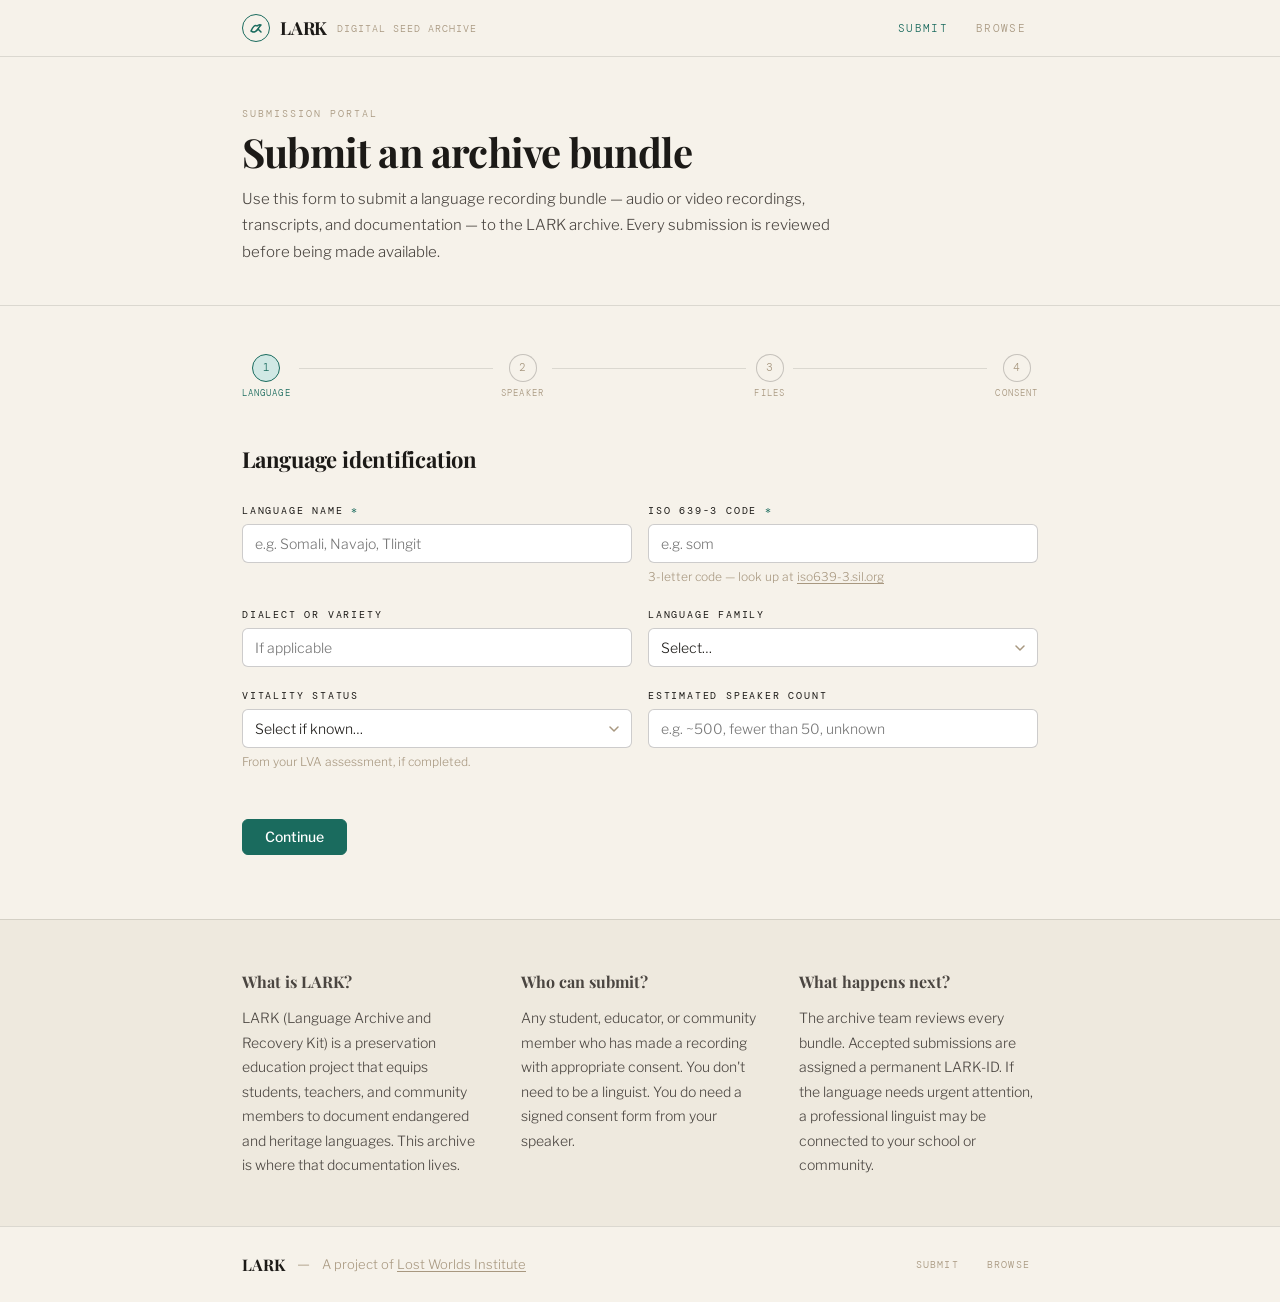
<file: index.html>
<!DOCTYPE html>
<html lang="en">
<head>
<meta charset="UTF-8">
<meta name="viewport" content="width=device-width, initial-scale=1.0">
<title>LARK · Digital Seed Archive</title>
<meta name="description" content="Submit a language archive bundle to the LARK Digital Seed Archive — a preservation project for endangered and heritage languages.">
<link rel="preconnect" href="https://fonts.googleapis.com">
<link href="https://fonts.googleapis.com/css2?family=Playfair+Display:ital,wght@0,400;0,700;1,400&family=DM+Mono:wght@300;400&family=Libre+Franklin:wght@300;400;500&display=swap" rel="stylesheet">
<style>
*,*::before,*::after{box-sizing:border-box;margin:0;padding:0}
html{scroll-behavior:smooth;-webkit-text-size-adjust:100%}
:root{
  --ink:#1c1a17;--paper:#f6f2ea;--surface:#eee9de;--surface2:#e6e0d3;
  --warm-mid:#a89880;--border:rgba(28,26,23,0.12);--border2:rgba(28,26,23,0.22);
  --teal:#1a6b5e;--teal-light:#d0e8e4;--amber:#8a5e0a;--amber-light:#f0e4c8;
  --red:#a02a20;--red-light:#f5dcd9;
  --serif:'Playfair Display',Georgia,serif;
  --sans:'Libre Franklin',system-ui,sans-serif;
  --mono:'DM Mono','Courier New',monospace;
  --radius:6px;--radius-lg:10px;--max-w:860px;--t:0.18s ease
}
body{background:var(--paper);color:var(--ink);font-family:var(--sans);font-weight:300;font-size:15px;line-height:1.7;min-height:100vh;display:flex;flex-direction:column}
a{color:var(--teal);text-decoration:underline;text-underline-offset:2px}
a:hover{text-decoration:none}

/* HEADER */
.site-header{border-bottom:1px solid var(--border);background:var(--paper);position:sticky;top:0;z-index:100}
.header-inner{max-width:var(--max-w);margin:0 auto;padding:0 32px;height:56px;display:flex;align-items:center;gap:24px}
.logo{display:flex;align-items:center;gap:10px;text-decoration:none;flex-shrink:0}
.logo-mark{width:28px;height:28px;border:1.5px solid var(--teal);border-radius:50%;display:flex;align-items:center;justify-content:center;color:var(--teal);flex-shrink:0}
.logo-text{font-family:var(--serif);font-size:18px;font-weight:700;color:var(--ink);letter-spacing:-0.01em}
.logo-sub{font-family:var(--mono);font-size:10px;letter-spacing:0.1em;color:var(--warm-mid);text-transform:uppercase}
.site-nav{margin-left:auto;display:flex;gap:4px}
.nav-link{font-family:var(--mono);font-size:11px;letter-spacing:0.12em;text-transform:uppercase;color:var(--warm-mid);text-decoration:none;padding:6px 12px;border-radius:var(--radius);transition:color var(--t),background var(--t)}
.nav-link:hover{color:var(--ink);background:var(--surface)}
.nav-link.active{color:var(--teal)}

/* PAGE INTRO */
.page-intro{border-bottom:1px solid var(--border);padding:48px 0 40px}
.page-intro-inner{max-width:var(--max-w);margin:0 auto;padding:0 32px}
.page-label{font-family:var(--mono);font-size:10px;letter-spacing:0.2em;text-transform:uppercase;color:var(--warm-mid);margin-bottom:8px}
.page-title{font-family:var(--serif);font-size:clamp(28px,4vw,40px);font-weight:700;line-height:1.1;letter-spacing:-0.02em;margin-bottom:12px}
.page-desc{font-size:15px;color:#4a4540;max-width:600px;line-height:1.75}

/* FORM SHELL */
.form-shell{max-width:var(--max-w);margin:0 auto;padding:48px 32px 64px;flex:1}

/* STEP INDICATOR */
.step-indicator{display:flex;align-items:center;margin-bottom:40px}
.step-dot{display:flex;flex-direction:column;align-items:center;gap:4px;flex-shrink:0}
.step-dot-num{width:28px;height:28px;border-radius:50%;border:1.5px solid var(--border2);display:flex;align-items:center;justify-content:center;font-family:var(--mono);font-size:11px;color:var(--warm-mid);background:var(--paper);transition:all var(--t)}
.step-dot-label{font-family:var(--mono);font-size:9px;letter-spacing:0.12em;text-transform:uppercase;color:var(--warm-mid);transition:color var(--t)}
.step-dot.active .step-dot-num{border-color:var(--teal);color:var(--teal);background:var(--teal-light)}
.step-dot.active .step-dot-label{color:var(--teal)}
.step-dot.done .step-dot-num{border-color:var(--teal);background:var(--teal);color:white;font-size:13px}
.step-connector{flex:1;height:1px;background:var(--border);margin:0 8px 18px;transition:background var(--t)}
.step-connector.done{background:var(--teal)}

/* FORM STEPS */
.form-step{display:none}
.form-step.active{display:block}
.step-title{font-family:var(--serif);font-size:22px;font-weight:700;margin-bottom:24px;letter-spacing:-0.01em}
.step-desc{font-size:14px;color:#4a4540;line-height:1.7;margin-bottom:20px}

/* FIELDS */
.field{display:flex;flex-direction:column;gap:5px;margin-bottom:20px}
.field-row{display:grid;grid-template-columns:1fr 1fr;gap:16px}
.field-label{font-family:var(--mono);font-size:10px;letter-spacing:0.18em;text-transform:uppercase;color:var(--ink);font-weight:400}
.req{color:var(--teal)}
.field-hint{font-size:12px;color:var(--warm-mid);line-height:1.5}
.field-hint a{color:var(--warm-mid)}

input[type=text],input[type=email],input[type=date],select,textarea{
  font-family:var(--sans);font-size:14px;font-weight:300;color:var(--ink);
  background:white;border:1px solid var(--border2);border-radius:var(--radius);
  padding:10px 12px;outline:none;transition:border-color var(--t),box-shadow var(--t);
  width:100%;-webkit-appearance:none;appearance:none
}
input[type=date]{color-scheme:light}
select{background-image:url("data:image/svg+xml,%3Csvg width='10' height='6' viewBox='0 0 10 6' fill='none' xmlns='http://www.w3.org/2000/svg'%3E%3Cpath d='M1 1l4 4 4-4' stroke='%23a89880' stroke-width='1.5' stroke-linecap='round' stroke-linejoin='round'/%3E%3C/svg%3E");background-repeat:no-repeat;background-position:right 12px center;padding-right:32px;cursor:pointer}
textarea{resize:vertical;min-height:80px;line-height:1.6}
input:focus,select:focus,textarea:focus{border-color:var(--teal);box-shadow:0 0 0 3px rgba(26,107,94,0.1)}
input.error,select.error,textarea.error{border-color:var(--red);box-shadow:0 0 0 3px rgba(160,42,32,0.1)}

/* NOTICE */
.notice{padding:12px 16px;border-radius:var(--radius);font-size:13px;line-height:1.6;margin-bottom:20px}
.notice-amber{background:var(--amber-light);color:var(--amber);border:1px solid rgba(138,94,10,0.2)}

/* DROP ZONE */
.drop-zone{border:1.5px dashed var(--border2);border-radius:var(--radius-lg);padding:40px 24px;text-align:center;cursor:pointer;transition:border-color var(--t),background var(--t);background:white;position:relative;margin-bottom:12px}
.drop-zone:hover,.drop-zone.drag-over{border-color:var(--teal);background:var(--teal-light)}
.drop-zone input[type=file]{position:absolute;inset:0;opacity:0;cursor:pointer;width:100%;height:100%;padding:0;border:none;border-radius:0;box-shadow:none}
.drop-zone svg{display:block;margin:0 auto 12px;color:var(--warm-mid)}
.drop-main{font-size:14px;margin-bottom:4px}
.drop-link{color:var(--teal);text-decoration:underline;text-underline-offset:2px;cursor:pointer}
.drop-sub{font-family:var(--mono);font-size:10px;letter-spacing:0.1em;color:var(--warm-mid);text-transform:uppercase}

/* FILE LIST */
.file-list{list-style:none;display:flex;flex-direction:column;gap:6px;margin-bottom:20px}
.file-item{display:flex;align-items:center;gap:12px;padding:10px 14px;background:white;border:1px solid var(--border);border-radius:var(--radius)}
.file-badge{font-family:var(--mono);font-size:8px;letter-spacing:0.08em;text-transform:uppercase;padding:2px 7px;border-radius:3px;background:var(--surface);color:var(--warm-mid);flex-shrink:0}
.file-badge.audio{background:var(--teal-light);color:var(--teal)}
.file-badge.video{background:var(--amber-light);color:var(--amber)}
.file-info{flex:1;min-width:0}
.file-name{font-size:13px;white-space:nowrap;overflow:hidden;text-overflow:ellipsis}
.file-size{font-family:var(--mono);font-size:10px;color:var(--warm-mid)}
.file-remove{background:none;border:none;color:var(--warm-mid);cursor:pointer;font-size:18px;line-height:1;padding:2px;transition:color var(--t);flex-shrink:0}
.file-remove:hover{color:var(--red)}

/* RADIO GROUP */
.radio-group{display:flex;flex-direction:column;gap:6px}
.radio-option{display:flex;align-items:flex-start;gap:10px;padding:12px 14px;background:white;border:1px solid var(--border);border-radius:var(--radius);cursor:pointer;transition:border-color var(--t),background var(--t)}
.radio-option:hover{border-color:var(--border2)}
.radio-option input[type=radio]{display:none}
.radio-custom{width:16px;height:16px;border-radius:50%;border:1.5px solid var(--border2);flex-shrink:0;margin-top:2px;transition:all var(--t)}
.radio-option:has(input:checked){border-color:var(--teal);background:var(--teal-light)}
.radio-option:has(input:checked) .radio-custom{border-color:var(--teal);background:var(--teal);box-shadow:inset 0 0 0 3px var(--teal-light)}
.radio-text{font-size:13px;line-height:1.55}
.radio-text strong{font-weight:500}

/* CHECKBOXES */
.checkbox-option{display:flex;align-items:flex-start;gap:10px;margin-bottom:10px}
.checkbox-option input[type=checkbox]{width:16px;height:16px;min-width:16px;border:1.5px solid var(--border2);border-radius:3px;background:white;cursor:pointer;-webkit-appearance:none;appearance:none;margin-top:2px;transition:all var(--t);position:relative}
.checkbox-option input[type=checkbox]:checked{background:var(--teal);border-color:var(--teal)}
.checkbox-option input[type=checkbox]:checked::after{content:'';position:absolute;left:3px;top:1px;width:8px;height:5px;border-left:1.5px solid white;border-bottom:1.5px solid white;transform:rotate(-45deg)}
.checkbox-option label{font-size:13px;line-height:1.6;cursor:pointer}
.consent-checks{background:var(--surface);border-radius:var(--radius-lg);padding:20px;margin-top:8px;margin-bottom:20px}
.consent-checks-label{font-family:var(--mono);font-size:10px;letter-spacing:0.15em;text-transform:uppercase;color:var(--warm-mid);margin-bottom:14px}

/* BUTTONS */
.step-nav{display:flex;gap:10px;margin-top:28px}
.btn{display:inline-flex;align-items:center;gap:6px;padding:10px 22px;border-radius:var(--radius);font-family:var(--sans);font-size:14px;font-weight:500;border:1.5px solid transparent;cursor:pointer;transition:all var(--t);text-decoration:none;line-height:1}
.btn:disabled{opacity:0.5;cursor:not-allowed;pointer-events:none}
.btn-primary{background:var(--teal);color:white;border-color:var(--teal)}
.btn-primary:hover{background:#155a4e;border-color:#155a4e;color:white;text-decoration:none}
.btn-ghost{background:transparent;color:var(--ink);border-color:var(--border2)}
.btn-ghost:hover{background:var(--surface);color:var(--ink);text-decoration:none}
.btn-loading{position:relative;color:transparent!important;pointer-events:none}
.btn-loading::after{content:'';position:absolute;width:14px;height:14px;border:2px solid rgba(255,255,255,0.4);border-top-color:white;border-radius:50%;animation:spin .6s linear infinite}
@keyframes spin{to{transform:rotate(360deg)}}

/* SUCCESS */
.success-state{text-align:center;padding:48px 0}
.success-icon{width:64px;height:64px;border-radius:50%;background:var(--teal-light);color:var(--teal);display:flex;align-items:center;justify-content:center;margin:0 auto 24px}
.success-id{font-family:var(--mono);font-size:13px;letter-spacing:0.05em;color:var(--teal);background:var(--teal-light);display:inline-block;padding:8px 18px;border-radius:4px;margin-top:16px}

/* ABOUT STRIP */
.about-strip{background:var(--surface);border-top:1px solid var(--border)}
.about-strip-inner{max-width:var(--max-w);margin:0 auto;padding:48px 32px;display:grid;grid-template-columns:repeat(3,1fr);gap:40px}
.about-title{font-family:var(--serif);font-size:16px;font-weight:700;margin-bottom:10px}
.about-block{font-size:14px;color:#4a4540;line-height:1.75}

/* FOOTER */
.site-footer{border-top:1px solid var(--border);background:var(--paper);margin-top:auto}
.footer-inner{max-width:var(--max-w);margin:0 auto;padding:24px 32px;display:flex;align-items:center;gap:12px;flex-wrap:wrap}
.footer-logo{font-family:var(--serif);font-size:16px;font-weight:700}
.footer-sep{color:var(--warm-mid)}
.footer-org{font-size:13px;color:var(--warm-mid)}
.footer-org a{color:var(--warm-mid)}
.footer-spacer{flex:1}
.footer-link{font-family:var(--mono);font-size:10px;letter-spacing:0.12em;text-transform:uppercase;color:var(--warm-mid);text-decoration:none;padding:4px 8px}
.footer-link:hover{color:var(--ink)}

/* RESPONSIVE */
@media(max-width:640px){
  .header-inner{padding:0 16px}
  .logo-sub{display:none}
  .page-intro-inner{padding:0 16px}
  .page-intro{padding:32px 0 28px}
  .form-shell{padding:32px 16px 48px}
  .field-row{grid-template-columns:1fr}
  .about-strip-inner{grid-template-columns:1fr;gap:24px;padding:32px 16px}
  .footer-inner{padding:20px 16px}
  .step-dot-label{display:none}
}
</style>
</head>
<body>

<header class="site-header">
  <div class="header-inner">
    <a href="index.html" class="logo">
      <span class="logo-mark">
        <svg width="16" height="16" viewBox="0 0 16 16" fill="none" stroke="currentColor" stroke-width="1.5" stroke-linecap="round" stroke-linejoin="round">
          <path d="M3 11 Q6 4 9 6 Q11 4 13 5 Q11 7 10 9 Q8 12 5 12 Z"/>
          <path d="M10 9 L13 12"/>
        </svg>
      </span>
      <span class="logo-text">LARK</span>
      <span class="logo-sub">Digital Seed Archive</span>
    </a>
    <nav class="site-nav">
      <a href="index.html" class="nav-link active">Submit</a>
      <a href="archive.html" class="nav-link">Browse</a>
    </nav>
  </div>
</header>

<main>
  <div class="page-intro">
    <div class="page-intro-inner">
      <p class="page-label">Submission portal</p>
      <h1 class="page-title">Submit an archive bundle</h1>
      <p class="page-desc">Use this form to submit a language recording bundle — audio or video recordings, transcripts, and documentation — to the LARK archive. Every submission is reviewed before being made available.</p>
    </div>
  </div>

  <div class="form-shell">

    <div class="step-indicator">
      <div class="step-dot active" id="dot-1"><span class="step-dot-num">1</span><span class="step-dot-label">Language</span></div>
      <div class="step-connector" id="con-1"></div>
      <div class="step-dot" id="dot-2"><span class="step-dot-num">2</span><span class="step-dot-label">Speaker</span></div>
      <div class="step-connector" id="con-2"></div>
      <div class="step-dot" id="dot-3"><span class="step-dot-num">3</span><span class="step-dot-label">Files</span></div>
      <div class="step-connector" id="con-3"></div>
      <div class="step-dot" id="dot-4"><span class="step-dot-num">4</span><span class="step-dot-label">Consent</span></div>
    </div>

    <form id="lark-form" novalidate>

      <!-- STEP 1 -->
      <div class="form-step active" id="step-1">
        <h2 class="step-title">Language identification</h2>
        <div class="field-row">
          <div class="field">
            <label class="field-label" for="lang-name">Language name <span class="req">*</span></label>
            <input type="text" id="lang-name" name="lang_name" placeholder="e.g. Somali, Navajo, Tlingit" autocomplete="off" required>
          </div>
          <div class="field">
            <label class="field-label" for="lang-iso">ISO 639-3 code <span class="req">*</span></label>
            <input type="text" id="lang-iso" name="lang_iso" placeholder="e.g. som" maxlength="3" autocomplete="off" required>
            <span class="field-hint">3-letter code — look up at <a href="https://iso639-3.sil.org" target="_blank" rel="noopener">iso639-3.sil.org</a></span>
          </div>
        </div>
        <div class="field-row">
          <div class="field">
            <label class="field-label" for="lang-dialect">Dialect or variety</label>
            <input type="text" id="lang-dialect" name="lang_dialect" placeholder="If applicable">
          </div>
          <div class="field">
            <label class="field-label" for="lang-family">Language family</label>
            <select id="lang-family" name="lang_family">
              <option value="">Select…</option>
              <option>Afro-Asiatic</option><option>Algonquian</option>
              <option>Athabascan-Eyak-Tlingit</option><option>Austronesian</option>
              <option>Hmong-Mien</option><option>Indo-European</option>
              <option>Iroquoian</option><option>Muskogean</option>
              <option>Na-Dene</option><option>Niger-Congo</option>
              <option>Nilo-Saharan</option><option>Salishan</option>
              <option>Siouan</option><option>Sino-Tibetan</option>
              <option>Tai-Kadai</option><option>Uto-Aztecan</option>
              <option>Yupik-Inuit</option><option>Other / Unknown</option>
            </select>
          </div>
        </div>
        <div class="field-row">
          <div class="field">
            <label class="field-label" for="vitality">Vitality status</label>
            <select id="vitality" name="vitality">
              <option value="">Select if known…</option>
              <option>Safe</option><option>Vulnerable</option>
              <option>Definitely Endangered</option><option>Severely Endangered</option>
              <option>Critically Endangered</option><option>Dormant / No L1 speakers</option>
              <option>Unknown</option>
            </select>
            <span class="field-hint">From your LVA assessment, if completed.</span>
          </div>
          <div class="field">
            <label class="field-label" for="speaker-count">Estimated speaker count</label>
            <input type="text" id="speaker-count" name="speaker_count" placeholder="e.g. ~500, fewer than 50, unknown">
          </div>
        </div>
        <div class="step-nav">
          <button type="button" class="btn btn-primary" onclick="goStep(2)">Continue</button>
        </div>
      </div>

      <!-- STEP 2 -->
      <div class="form-step" id="step-2">
        <h2 class="step-title">Speaker &amp; session</h2>
        <div class="notice notice-amber">Speaker real names are never stored publicly. Use a speaker code (SP-01, SP-02, etc.) from your consent forms.</div>
        <div class="field-row">
          <div class="field">
            <label class="field-label" for="speaker-code">Speaker code <span class="req">*</span></label>
            <input type="text" id="speaker-code" name="speaker_code" placeholder="e.g. SP-01" required>
          </div>
          <div class="field">
            <label class="field-label" for="session-date">Recording date <span class="req">*</span></label>
            <input type="date" id="session-date" name="session_date" required>
          </div>
        </div>
        <div class="field-row">
          <div class="field">
            <label class="field-label" for="age-range">Speaker age range</label>
            <select id="age-range" name="age_range">
              <option value="">Unknown</option>
              <option>Under 30</option><option>30–50</option>
              <option>50–65</option><option>65–80</option><option>Over 80</option>
            </select>
          </div>
          <div class="field">
            <label class="field-label" for="session-type">Session type <span class="req">*</span></label>
            <select id="session-type" name="session_type" required>
              <option value="">Select…</option>
              <option value="SEP">SEP — Story Elicitation</option>
              <option value="APM">APM — Apprentice Session</option>
              <option value="INT">INT — Interview</option>
              <option value="EVT">EVT — Community Event</option>
              <option value="Other">Other</option>
            </select>
          </div>
        </div>
        <div class="field">
          <label class="field-label" for="topics">Topics or themes covered</label>
          <textarea id="topics" name="topics" rows="3" placeholder="Brief description of what was discussed or narrated…"></textarea>
        </div>
        <div class="field">
          <label class="field-label" for="submitter-name">Your name <span class="req">*</span></label>
          <input type="text" id="submitter-name" name="submitter_name" placeholder="Student, teacher, or community member" required>
        </div>
        <div class="field">
          <label class="field-label" for="submitter-email">Your email <span class="req">*</span></label>
          <input type="email" id="submitter-email" name="submitter_email" placeholder="For confirmation and follow-up" required>
        </div>
        <div class="step-nav">
          <button type="button" class="btn btn-ghost" onclick="goStep(1)">Back</button>
          <button type="button" class="btn btn-primary" onclick="goStep(3)">Continue</button>
        </div>
      </div>

      <!-- STEP 3 -->
      <div class="form-step" id="step-3">
        <h2 class="step-title">Upload files</h2>
        <p class="step-desc">Upload your recording and any supporting documents. WAV or MP4 preferred for recordings.</p>
        <div class="drop-zone" id="drop-zone">
          <input type="file" id="file-input" name="files" multiple accept=".wav,.mp4,.mp3,.m4a,.pdf,.docx,.txt,.doc">
          <svg width="28" height="28" viewBox="0 0 28 28" fill="none" stroke="currentColor" stroke-width="1.5" stroke-linecap="round" stroke-linejoin="round">
            <path d="M14 20V8M9 13l5-5 5 5"/><path d="M5 22v1a2 2 0 002 2h14a2 2 0 002-2v-1"/>
          </svg>
          <p class="drop-main">Drop files here or <span class="drop-link">browse</span></p>
          <p class="drop-sub">WAV · MP4 · MP3 · PDF · DOCX · TXT</p>
        </div>
        <ul class="file-list" id="file-list"></ul>
        <div class="step-nav">
          <button type="button" class="btn btn-ghost" onclick="goStep(2)">Back</button>
          <button type="button" class="btn btn-primary" onclick="goStep(4)">Continue</button>
        </div>
      </div>

      <!-- STEP 4 -->
      <div class="form-step" id="step-4">
        <h2 class="step-title">Consent &amp; access</h2>
        <div class="field">
          <label class="field-label" for="consent-ref">Consent form reference <span class="req">*</span></label>
          <input type="text" id="consent-ref" name="consent_ref" placeholder="e.g. CONSENT-2025-003" required>
          <span class="field-hint">The reference number from your signed consent form.</span>
        </div>
        <div class="field">
          <label class="field-label">Access level <span class="req">*</span></label>
          <div class="radio-group">
            <label class="radio-option"><input type="radio" name="access_level" value="archive-only" checked><span class="radio-custom"></span><span class="radio-text"><strong>Archive only</strong> — stored securely, accessible to archivists only</span></label>
            <label class="radio-option"><input type="radio" name="access_level" value="research"><span class="radio-custom"></span><span class="radio-text"><strong>Archive + research</strong> — researchers may request access with speaker approval</span></label>
            <label class="radio-option"><input type="radio" name="access_level" value="public"><span class="radio-custom"></span><span class="radio-text"><strong>Community public</strong> — visible in the LARK browse archive</span></label>
            <label class="radio-option"><input type="radio" name="access_level" value="restricted"><span class="radio-custom"></span><span class="radio-text"><strong>Restricted</strong> — sacred or culturally sensitive; community authorization required</span></label>
          </div>
        </div>
        <div class="field">
          <label class="field-label" for="restrictions">Speaker restrictions or requests</label>
          <textarea id="restrictions" name="restrictions" rows="2" placeholder="Any specific instructions from the speaker…"></textarea>
        </div>
        <div class="field">
          <label class="field-label">Language triage flag</label>
          <div class="checkbox-option">
            <input type="checkbox" id="triage" name="triage">
            <label for="triage">Flag this bundle — speaker may be one of fewer than 50 remaining speakers, or recording may contain previously undocumented material.</label>
          </div>
        </div>
        <div class="consent-checks">
          <p class="consent-checks-label">Before submitting, confirm:</p>
          <div class="checkbox-option"><input type="checkbox" id="check-1" name="check_1" required><label for="check-1">The speaker was informed and gave explicit consent for this submission.</label></div>
          <div class="checkbox-option"><input type="checkbox" id="check-2" name="check_2" required><label for="check-2">No sacred or restricted material is included without community authorization.</label></div>
          <div class="checkbox-option"><input type="checkbox" id="check-3" name="check_3" required><label for="check-3">I understand the speaker retains the right to withdraw consent at any time.</label></div>
        </div>
        <div class="step-nav">
          <button type="button" class="btn btn-ghost" onclick="goStep(3)">Back</button>
          <button type="submit" class="btn btn-primary" id="submit-btn">Submit bundle</button>
        </div>
      </div>

      <!-- SUCCESS -->
      <div class="form-step success-state" id="step-success">
        <div class="success-icon">
          <svg width="32" height="32" viewBox="0 0 32 32" fill="none" stroke="currentColor" stroke-width="1.5" stroke-linecap="round" stroke-linejoin="round">
            <circle cx="16" cy="16" r="13"/><path d="M10 16l4 4 8-8"/>
          </svg>
        </div>
        <h2 class="step-title">Bundle received</h2>
        <p class="step-desc">Your submission has been sent to the LARK archive. A confirmation has been sent to your email, and the archive team at <a href="mailto:contact@lostworldsinstitute.org">contact@lostworldsinstitute.org</a> has been notified.</p>
        <p class="step-desc" style="margin-top:8px">If your bundle was flagged for triage, a coordinator will be in touch within 48 hours.</p>
        <div class="success-id" id="success-bundle-id"></div>
        <div class="step-nav" style="margin-top:2rem;justify-content:center">
          <a href="archive.html" class="btn btn-ghost">Browse the archive</a>
          <button type="button" class="btn btn-primary" onclick="resetForm()">Submit another</button>
        </div>
      </div>

    </form>
  </div>

  <div class="about-strip">
    <div class="about-strip-inner">
      <div class="about-block">
        <p class="about-title">What is LARK?</p>
        <p>LARK (Language Archive and Recovery Kit) is a preservation education project that equips students, teachers, and community members to document endangered and heritage languages. This archive is where that documentation lives.</p>
      </div>
      <div class="about-block">
        <p class="about-title">Who can submit?</p>
        <p>Any student, educator, or community member who has made a recording with appropriate consent. You don't need to be a linguist. You do need a signed consent form from your speaker.</p>
      </div>
      <div class="about-block">
        <p class="about-title">What happens next?</p>
        <p>The archive team reviews every bundle. Accepted submissions are assigned a permanent LARK-ID. If the language needs urgent attention, a professional linguist may be connected to your school or community.</p>
      </div>
    </div>
  </div>
</main>

<footer class="site-footer">
  <div class="footer-inner">
    <span class="footer-logo">LARK</span>
    <span class="footer-sep">—</span>
    <span class="footer-org">A project of <a href="mailto:contact@lostworldsinstitute.org">Lost Worlds Institute</a></span>
    <span class="footer-spacer"></span>
    <a href="index.html" class="footer-link">Submit</a>
    <a href="archive.html" class="footer-link">Browse</a>
  </div>
</footer>

<script>
var FORMSPREE = 'https://formspree.io/f/mzdjlebp';
var currentStep = 1;
var attachedFiles = [];

function goStep(target) {
  if (target > currentStep && !validateStep(currentStep)) return;
  document.getElementById('step-' + currentStep).classList.remove('active');
  document.getElementById('step-' + target).classList.add('active');
  var prev = currentStep;
  currentStep = target;
  updateDots(prev);
  window.scrollTo({top: 0, behavior: 'smooth'});
}

function updateDots(prev) {
  for (var i = 1; i <= 4; i++) {
    var dot = document.getElementById('dot-' + i);
    var num = dot.querySelector('.step-dot-num');
    dot.classList.remove('active', 'done');
    if (i === currentStep) { dot.classList.add('active'); num.textContent = i; }
    else if (i < currentStep) { dot.classList.add('done'); num.textContent = '✓'; }
    else { num.textContent = i; }
    if (i < 4) {
      var con = document.getElementById('con-' + i);
      con.classList.toggle('done', i < currentStep);
    }
  }
}

function validateStep(step) {
  var el = document.getElementById('step-' + step);
  var required = el.querySelectorAll('[required]');
  var ok = true;
  required.forEach(function(f) {
    f.classList.remove('error');
    var empty = f.type === 'checkbox' ? !f.checked : !f.value.trim();
    if (empty) { f.classList.add('error'); ok = false; }
  });
  if (!ok) {
    var first = el.querySelector('.error');
    if (first) { first.scrollIntoView({behavior:'smooth',block:'center'}); if (first.focus) first.focus(); }
  }
  return ok;
}

// Drop zone
var zone = document.getElementById('drop-zone');
var input = document.getElementById('file-input');
zone.addEventListener('dragover', function(e) { e.preventDefault(); zone.classList.add('drag-over'); });
zone.addEventListener('dragleave', function() { zone.classList.remove('drag-over'); });
zone.addEventListener('drop', function(e) { e.preventDefault(); zone.classList.remove('drag-over'); addFiles(Array.from(e.dataTransfer.files)); });
input.addEventListener('change', function() { addFiles(Array.from(input.files)); input.value = ''; });

function addFiles(files) {
  var list = document.getElementById('file-list');
  files.forEach(function(file) {
    if (attachedFiles.find(function(f) { return f.name === file.name; })) return;
    attachedFiles.push(file);
    var ext = file.name.split('.').pop().toLowerCase();
    var type = ['wav','mp3','m4a','aiff','flac'].includes(ext) ? 'audio' : ['mp4','mov','webm','avi'].includes(ext) ? 'video' : 'doc';
    var size = file.size > 1048576 ? (file.size/1048576).toFixed(1)+' MB' : (file.size/1024).toFixed(0)+' KB';
    var label = type === 'audio' ? 'Audio' : type === 'video' ? 'Video' : ext.toUpperCase();
    var li = document.createElement('li');
    li.className = 'file-item';
    li.dataset.name = file.name;
    li.innerHTML = '<span class="file-badge '+type+'">'+label+'</span><span class="file-info"><span class="file-name">'+esc(file.name)+'</span><span class="file-size">'+size+'</span></span><button type="button" class="file-remove" aria-label="Remove">&times;</button>';
    li.querySelector('.file-remove').addEventListener('click', function() {
      attachedFiles = attachedFiles.filter(function(f) { return f.name !== file.name; });
      li.remove();
    });
    list.appendChild(li);
  });
}

// Form submit
document.getElementById('lark-form').addEventListener('submit', function(e) {
  e.preventDefault();
  if (!validateStep(4)) return;
  var btn = document.getElementById('submit-btn');
  btn.classList.add('btn-loading');
  btn.disabled = true;

  var data = new FormData();
  data.append('_subject', 'New LARK Bundle — ' + v('lang-name'));
  data.append('_replyto', v('submitter-email'));
  data.append('Language', v('lang-name'));
  data.append('ISO code', v('lang-iso'));
  data.append('Dialect', v('lang-dialect'));
  data.append('Family', v('lang-family'));
  data.append('Vitality', v('vitality'));
  data.append('Speaker count', v('speaker-count'));
  data.append('Speaker code', v('speaker-code'));
  data.append('Recording date', v('session-date'));
  data.append('Age range', v('age-range'));
  data.append('Session type', v('session-type'));
  data.append('Topics', v('topics'));
  data.append('Submitter name', v('submitter-name'));
  data.append('Submitter email', v('submitter-email'));
  data.append('Consent ref', v('consent-ref'));
  data.append('Access level', checkedRadio('access_level'));
  data.append('Restrictions', v('restrictions'));
  data.append('Triage flagged', document.getElementById('triage').checked ? 'Yes' : 'No');
  if (attachedFiles.length) data.append('Files (names)', attachedFiles.map(function(f){return f.name;}).join(', '));

  fetch(FORMSPREE, {method:'POST', body:data, headers:{'Accept':'application/json'}})
    .then(function(r) { if (r.ok) return r.json(); return r.json().then(function(d){throw new Error(d.error||'Failed');}); })
    .then(function() { showSuccess(); })
    .catch(function(err) {
      btn.classList.remove('btn-loading'); btn.disabled = false;
      alert('Something went wrong: ' + err.message + '\n\nPlease email contact@lostworldsinstitute.org directly.');
    });
});

function showSuccess() {
  document.querySelectorAll('.form-step').forEach(function(s){s.classList.remove('active');});
  document.getElementById('step-success').classList.add('active');
  var iso = (v('lang-iso')||'UNK').toUpperCase();
  var date = (v('session-date')||new Date().toISOString().slice(0,10)).replace(/-/g,'');
  var rand = Math.random().toString(36).slice(2,6).toUpperCase();
  document.getElementById('success-bundle-id').textContent = 'LARK-' + iso + '-' + date + '-' + rand;
  for (var i=1;i<=4;i++){var d=document.getElementById('dot-'+i);d.classList.remove('active');d.classList.add('done');d.querySelector('.step-dot-num').textContent='✓';if(i<4)document.getElementById('con-'+i).classList.add('done');}
  window.scrollTo({top:0,behavior:'smooth'});
}

function resetForm() {
  document.getElementById('lark-form').reset();
  attachedFiles = [];
  document.getElementById('file-list').innerHTML = '';
  document.querySelectorAll('.form-step').forEach(function(s){s.classList.remove('active');});
  document.getElementById('step-1').classList.add('active');
  currentStep = 1;
  updateDots();
  window.scrollTo({top:0,behavior:'smooth'});
}

function v(id) { var el=document.getElementById(id); return el?el.value.trim():''; }
function checkedRadio(name) { var el=document.querySelector('input[name="'+name+'"]:checked'); return el?el.value:''; }
function esc(s) { return s.replace(/&/g,'&amp;').replace(/</g,'&lt;').replace(/>/g,'&gt;').replace(/"/g,'&quot;'); }
</script>
</body>
</html>
</file>
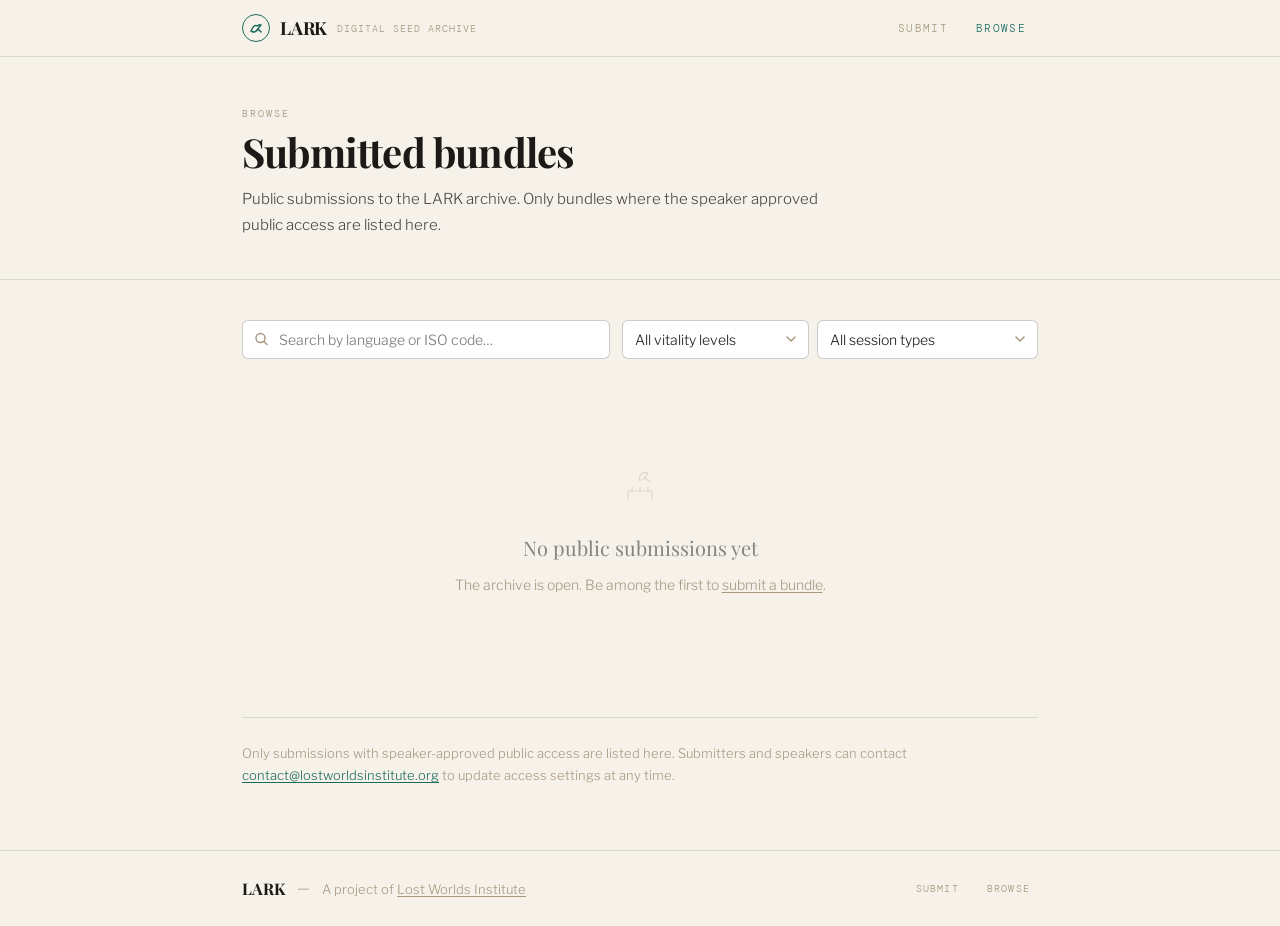
<file: archive.html>
<!DOCTYPE html>
<html lang="en">
<head>
<meta charset="UTF-8">
<meta name="viewport" content="width=device-width, initial-scale=1.0">
<title>Browse · LARK Digital Seed Archive</title>
<meta name="description" content="Browse publicly available language documentation bundles submitted to the LARK archive.">
<link rel="preconnect" href="https://fonts.googleapis.com">
<link href="https://fonts.googleapis.com/css2?family=Playfair+Display:ital,wght@0,400;0,700;1,400&family=DM+Mono:wght@300;400&family=Libre+Franklin:wght@300;400;500&display=swap" rel="stylesheet">
<style>
*,*::before,*::after{box-sizing:border-box;margin:0;padding:0}
html{scroll-behavior:smooth;-webkit-text-size-adjust:100%}
:root{
  --ink:#1c1a17;--paper:#f6f2ea;--surface:#eee9de;--surface2:#e6e0d3;
  --warm-mid:#a89880;--border:rgba(28,26,23,0.12);--border2:rgba(28,26,23,0.22);
  --teal:#1a6b5e;--teal-light:#d0e8e4;--amber:#8a5e0a;--amber-light:#f0e4c8;
  --red:#a02a20;
  --serif:'Playfair Display',Georgia,serif;
  --sans:'Libre Franklin',system-ui,sans-serif;
  --mono:'DM Mono','Courier New',monospace;
  --radius:6px;--radius-lg:10px;--max-w:860px;--t:0.18s ease
}
body{background:var(--paper);color:var(--ink);font-family:var(--sans);font-weight:300;font-size:15px;line-height:1.7;min-height:100vh;display:flex;flex-direction:column}
a{color:var(--teal);text-decoration:underline;text-underline-offset:2px}
a:hover{text-decoration:none}

/* HEADER */
.site-header{border-bottom:1px solid var(--border);background:var(--paper);position:sticky;top:0;z-index:100}
.header-inner{max-width:var(--max-w);margin:0 auto;padding:0 32px;height:56px;display:flex;align-items:center;gap:24px}
.logo{display:flex;align-items:center;gap:10px;text-decoration:none;flex-shrink:0}
.logo-mark{width:28px;height:28px;border:1.5px solid var(--teal);border-radius:50%;display:flex;align-items:center;justify-content:center;color:var(--teal);flex-shrink:0}
.logo-text{font-family:var(--serif);font-size:18px;font-weight:700;color:var(--ink);letter-spacing:-0.01em}
.logo-sub{font-family:var(--mono);font-size:10px;letter-spacing:0.1em;color:var(--warm-mid);text-transform:uppercase}
.site-nav{margin-left:auto;display:flex;gap:4px}
.nav-link{font-family:var(--mono);font-size:11px;letter-spacing:0.12em;text-transform:uppercase;color:var(--warm-mid);text-decoration:none;padding:6px 12px;border-radius:var(--radius);transition:color var(--t),background var(--t)}
.nav-link:hover{color:var(--ink);background:var(--surface)}
.nav-link.active{color:var(--teal)}

/* PAGE INTRO */
.page-intro{border-bottom:1px solid var(--border);padding:48px 0 40px}
.page-intro-inner{max-width:var(--max-w);margin:0 auto;padding:0 32px}
.page-label{font-family:var(--mono);font-size:10px;letter-spacing:0.2em;text-transform:uppercase;color:var(--warm-mid);margin-bottom:8px}
.page-title{font-family:var(--serif);font-size:clamp(28px,4vw,40px);font-weight:700;line-height:1.1;letter-spacing:-0.02em;margin-bottom:12px}
.page-desc{font-size:15px;color:#4a4540;max-width:600px;line-height:1.75}

/* ARCHIVE SHELL */
.archive-shell{max-width:var(--max-w);margin:0 auto;padding:40px 32px 64px;flex:1}

/* TOOLBAR */
.archive-toolbar{display:flex;gap:12px;margin-bottom:28px;flex-wrap:wrap}
.search-wrap{flex:1;min-width:200px;position:relative}
.search-icon{position:absolute;left:12px;top:50%;transform:translateY(-50%);color:var(--warm-mid);pointer-events:none}
.search-input{padding-left:36px;font-family:var(--sans);font-size:14px;font-weight:300;color:var(--ink);background:white;border:1px solid var(--border2);border-radius:var(--radius);padding-left:36px;padding-top:10px;padding-bottom:10px;outline:none;transition:border-color var(--t),box-shadow var(--t);width:100%;-webkit-appearance:none;appearance:none}
.search-input:focus{border-color:var(--teal);box-shadow:0 0 0 3px rgba(26,107,94,0.1)}
.filter-wrap{display:flex;gap:8px}
.filter-select{font-family:var(--sans);font-size:14px;font-weight:300;color:var(--ink);background:white;border:1px solid var(--border2);border-radius:var(--radius);padding:10px 32px 10px 12px;outline:none;transition:border-color var(--t);min-width:160px;cursor:pointer;-webkit-appearance:none;appearance:none;background-image:url("data:image/svg+xml,%3Csvg width='10' height='6' viewBox='0 0 10 6' fill='none' xmlns='http://www.w3.org/2000/svg'%3E%3Cpath d='M1 1l4 4 4-4' stroke='%23a89880' stroke-width='1.5' stroke-linecap='round' stroke-linejoin='round'/%3E%3C/svg%3E");background-repeat:no-repeat;background-position:right 12px center}
.filter-select:focus{border-color:var(--teal)}

/* ARCHIVE GRID */
.archive-grid{display:grid;grid-template-columns:repeat(auto-fill,minmax(280px,1fr));gap:12px}
.archive-card{background:white;border:1px solid var(--border);border-radius:var(--radius-lg);padding:20px;transition:border-color var(--t)}
.archive-card:hover{border-color:var(--border2)}
.archive-card-lang{font-family:var(--serif);font-size:18px;font-weight:700;margin-bottom:4px}
.archive-card-meta{display:flex;align-items:center;gap:8px;margin-bottom:12px;flex-wrap:wrap}
.iso-badge{font-family:var(--mono);font-size:9px;letter-spacing:0.12em;text-transform:uppercase;background:var(--teal-light);color:var(--teal);padding:2px 8px;border-radius:3px}
.vitality-badge{font-family:var(--mono);font-size:9px;letter-spacing:0.08em;text-transform:uppercase;color:var(--warm-mid)}
.vitality-badge.critical{color:var(--red)}
.vitality-badge.severe{color:#a06020}
.archive-card-detail{font-size:12px;color:#4a4540;line-height:1.6}
.archive-card-footer{margin-top:12px;padding-top:12px;border-top:1px solid var(--border);display:flex;justify-content:space-between;align-items:center}
.archive-card-type{font-family:var(--mono);font-size:9px;letter-spacing:0.1em;text-transform:uppercase;color:var(--warm-mid)}
.archive-card-date{font-family:var(--mono);font-size:10px;color:var(--warm-mid)}

/* EMPTY STATE */
.empty-state{text-align:center;padding:80px 24px;color:var(--warm-mid)}
.empty-title{font-family:var(--serif);font-size:20px;color:var(--ink);margin:16px 0 8px;opacity:0.5}
.empty-desc{font-size:14px;color:var(--warm-mid)}
.empty-desc a{color:var(--warm-mid)}

/* ARCHIVE NOTE */
.archive-note{margin-top:40px;padding-top:24px;border-top:1px solid var(--border);font-size:13px;color:var(--warm-mid);line-height:1.7}

/* FOOTER */
.site-footer{border-top:1px solid var(--border);background:var(--paper);margin-top:auto}
.footer-inner{max-width:var(--max-w);margin:0 auto;padding:24px 32px;display:flex;align-items:center;gap:12px;flex-wrap:wrap}
.footer-logo{font-family:var(--serif);font-size:16px;font-weight:700}
.footer-sep{color:var(--warm-mid)}
.footer-org{font-size:13px;color:var(--warm-mid)}
.footer-org a{color:var(--warm-mid)}
.footer-spacer{flex:1}
.footer-link{font-family:var(--mono);font-size:10px;letter-spacing:0.12em;text-transform:uppercase;color:var(--warm-mid);text-decoration:none;padding:4px 8px}
.footer-link:hover{color:var(--ink)}

/* RESPONSIVE */
@media(max-width:640px){
  .header-inner{padding:0 16px}
  .logo-sub{display:none}
  .page-intro-inner{padding:0 16px}
  .page-intro{padding:32px 0 28px}
  .archive-shell{padding:32px 16px 48px}
  .archive-grid{grid-template-columns:1fr}
  .filter-wrap{flex-direction:column;width:100%}
  .filter-select{min-width:0}
  .archive-toolbar{flex-direction:column}
}
</style>
</head>
<body>

<header class="site-header">
  <div class="header-inner">
    <a href="index.html" class="logo">
      <span class="logo-mark">
        <svg width="16" height="16" viewBox="0 0 16 16" fill="none" stroke="currentColor" stroke-width="1.5" stroke-linecap="round" stroke-linejoin="round">
          <path d="M3 11 Q6 4 9 6 Q11 4 13 5 Q11 7 10 9 Q8 12 5 12 Z"/>
          <path d="M10 9 L13 12"/>
        </svg>
      </span>
      <span class="logo-text">LARK</span>
      <span class="logo-sub">Digital Seed Archive</span>
    </a>
    <nav class="site-nav">
      <a href="index.html" class="nav-link">Submit</a>
      <a href="archive.html" class="nav-link active">Browse</a>
    </nav>
  </div>
</header>

<main>
  <div class="page-intro">
    <div class="page-intro-inner">
      <p class="page-label">Browse</p>
      <h1 class="page-title">Submitted bundles</h1>
      <p class="page-desc">Public submissions to the LARK archive. Only bundles where the speaker approved public access are listed here.</p>
    </div>
  </div>

  <div class="archive-shell">

    <div class="archive-toolbar">
      <div class="search-wrap">
        <svg class="search-icon" width="15" height="15" viewBox="0 0 15 15" fill="none" stroke="currentColor" stroke-width="1.5" stroke-linecap="round">
          <circle cx="6.5" cy="6.5" r="4.5"/><path d="M10 10l3 3"/>
        </svg>
        <input type="text" id="archive-search" class="search-input" placeholder="Search by language or ISO code…">
      </div>
      <div class="filter-wrap">
        <select id="vitality-filter" class="filter-select">
          <option value="">All vitality levels</option>
          <option>Safe</option><option>Vulnerable</option>
          <option>Definitely Endangered</option>
          <option>Severely Endangered</option>
          <option>Critically Endangered</option>
        </select>
        <select id="type-filter" class="filter-select">
          <option value="">All session types</option>
          <option value="SEP">SEP — Story Elicitation</option>
          <option value="APM">APM — Apprentice Session</option>
          <option value="INT">INT — Interview</option>
          <option value="EVT">EVT — Community Event</option>
        </select>
      </div>
    </div>

    <div class="empty-state" id="empty-state">
      <svg width="40" height="40" viewBox="0 0 40 40" fill="none" stroke="currentColor" stroke-width="1.2" stroke-linecap="round" stroke-linejoin="round" opacity="0.3">
        <path d="M20 8 Q24 4 28 6 Q26 9 25 11 Q22 14 19 13 Z"/>
        <path d="M25 11 L30 15"/>
        <path d="M8 32v-6a2 2 0 012-2h20a2 2 0 012 2v6"/>
        <path d="M12 24v-4M20 24v-4M28 24v-4"/>
      </svg>
      <p class="empty-title">No public submissions yet</p>
      <p class="empty-desc">The archive is open. Be among the first to <a href="index.html">submit a bundle</a>.</p>
    </div>

    <div class="archive-grid" id="archive-grid"></div>

    <div class="archive-note">
      Only submissions with speaker-approved public access are listed here. Submitters and speakers can contact <a href="mailto:contact@lostworldsinstitute.org">contact@lostworldsinstitute.org</a> to update access settings at any time.
    </div>

  </div>
</main>

<footer class="site-footer">
  <div class="footer-inner">
    <span class="footer-logo">LARK</span>
    <span class="footer-sep">—</span>
    <span class="footer-org">A project of <a href="mailto:contact@lostworldsinstitute.org">Lost Worlds Institute</a></span>
    <span class="footer-spacer"></span>
    <a href="index.html" class="footer-link">Submit</a>
    <a href="archive.html" class="footer-link">Browse</a>
  </div>
</footer>

<script>
// ── To add public submissions, add objects to this array:
// { lang:'Navajo', iso:'nav', vitality:'Definitely Endangered',
//   type:'SEP', date:'2025-03-14', detail:'Description of session.' }
var submissions = [];

var filtered = submissions.slice();

function applyFilters() {
  var q = (document.getElementById('archive-search').value || '').toLowerCase();
  var vit = document.getElementById('vitality-filter').value;
  var typ = document.getElementById('type-filter').value;
  filtered = submissions.filter(function(s) {
    return (!q || s.lang.toLowerCase().includes(q) || s.iso.toLowerCase().includes(q))
        && (!vit || s.vitality === vit)
        && (!typ || s.type === typ);
  });
  renderGrid();
}

function renderGrid() {
  var grid  = document.getElementById('archive-grid');
  var empty = document.getElementById('empty-state');
  grid.innerHTML = '';
  if (filtered.length === 0) { empty.style.display = 'block'; return; }
  empty.style.display = 'none';
  filtered.forEach(function(s) {
    var vClass = s.vitality === 'Critically Endangered' ? 'critical' : s.vitality === 'Severely Endangered' ? 'severe' : '';
    var card = document.createElement('div');
    card.className = 'archive-card';
    card.innerHTML =
      '<div class="archive-card-lang">'+esc(s.lang)+'</div>'+
      '<div class="archive-card-meta">'+
        '<span class="iso-badge">'+esc(s.iso)+'</span>'+
        (s.vitality?'<span class="vitality-badge '+vClass+'">'+esc(s.vitality)+'</span>':'')+
      '</div>'+
      (s.detail?'<div class="archive-card-detail">'+esc(s.detail)+'</div>':'')+
      '<div class="archive-card-footer">'+
        '<span class="archive-card-type">'+esc(s.type||'')+'</span>'+
        '<span class="archive-card-date">'+fmtDate(s.date)+'</span>'+
      '</div>';
    grid.appendChild(card);
  });
}

function fmtDate(d) {
  if (!d) return '';
  var dt = new Date(d+'T00:00:00');
  return dt.toLocaleDateString('en-US',{year:'numeric',month:'short',day:'numeric'});
}

function esc(s) {
  if (!s) return '';
  return String(s).replace(/&/g,'&amp;').replace(/</g,'&lt;').replace(/>/g,'&gt;').replace(/"/g,'&quot;');
}

document.getElementById('archive-search').addEventListener('input', applyFilters);
document.getElementById('vitality-filter').addEventListener('change', applyFilters);
document.getElementById('type-filter').addEventListener('change', applyFilters);

renderGrid();
</script>
</body>
</html>
</file>
